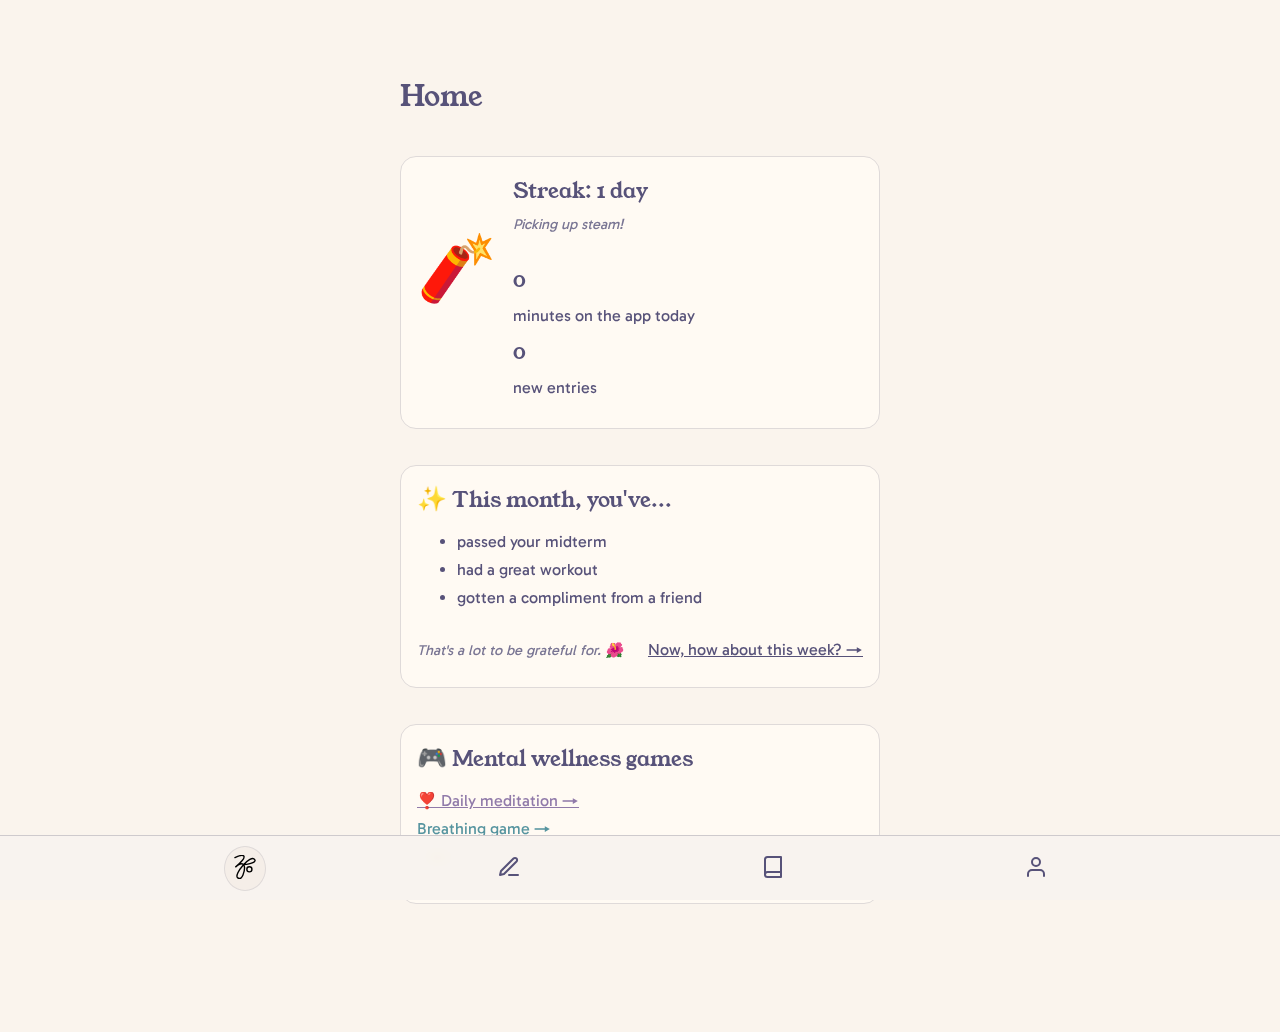
<file: index.html>
<!DOCTYPE html>
<html>

<head>
    <link rel="stylesheet" href="style.css">
    <title>GenZen</title>
    <link rel="icon" type="image/x-icon" href="genzen-fav.svg">
    <!-- browser chrome colors -->
    <meta name="theme-color" content="#faf4ed" media="(prefers-color-scheme: light)">
    <meta name="theme-color" content="#191724" media="(prefers-color-scheme: dark)">
</head>

<body>
    <div class="content">
        <h1>Home</h1>
        <section>
            <p class="deco-emoji">🧨</p>
            <aside>
                <h2>Streak: 1 day</h2>
                <p class="remark">Picking up steam!</p>
                <br>
                <h2>0</h2>
                <p>minutes on the app today</p>
                <h2>0</h2>
                <p>new entries</p>
            </aside>
        </section>
        <section>
            <aside>
                <h2>✨ This month, you've...</h2>
                <ul>
                    <li>passed your midterm</li>
                    <li>had a great workout</li>
                    <li>gotten a compliment from a friend</li>
                </ul>
                <div class="twoitem-span">
                    <p class="remark">That's a lot to be grateful for. 🌺</p>
                    <a href="journal.html">Now, how about this week? →</a>
                </div>
            </aside>
        </section>
        <section>
            <aside>
                <h2>🎮 Mental wellness games</h2>
                <p id="games-container">
                    <a href="" id="meditation">❣️ Daily meditation →</a> <br>
                    <a href="" id="breathing">Breathing game →</a> <br>
                    <a href="" id="yoga">Yoga →</a> <br>
                </p>
            </aside>
        </section>
    </div>

    <!-- this is so stupid -->
    <nav>
        <a href="index.html" class="nav-item active"><img src="genzen-fav.svg" width="24px"></a>
        <a href="journal.html" class="nav-item"><svg xmlns="http://www.w3.org/2000/svg" width="24" height="24"
                viewBox="0 0 24 24" fill="none" stroke="currentColor" stroke-width="2" stroke-linecap="round"
                stroke-linejoin="round" class="feather feather-edit-3">
                <path d="M12 20h9"></path>
                <path d="M16.5 3.5a2.121 2.121 0 0 1 3 3L7 19l-4 1 1-4L16.5 3.5z"></path>
            </svg></a>
        <a href="library.html" class="nav-item"><svg xmlns="http://www.w3.org/2000/svg" width="24" height="24"
                viewBox="0 0 24 24" fill="none" stroke="currentColor" stroke-width="2" stroke-linecap="round"
                stroke-linejoin="round" class="feather feather-book">
                <path d="M4 19.5A2.5 2.5 0 0 1 6.5 17H20"></path>
                <path d="M6.5 2H20v20H6.5A2.5 2.5 0 0 1 4 19.5v-15A2.5 2.5 0 0 1 6.5 2z"></path>
            </svg></a>
        <a href="profile.html" class="nav-item"><svg xmlns="http://www.w3.org/2000/svg" width="24" height="24"
                viewBox="0 0 24 24" fill="none" stroke="currentColor" stroke-width="2" stroke-linecap="round"
                stroke-linejoin="round" class="feather feather-user">
                <path d="M20 21v-2a4 4 0 0 0-4-4H8a4 4 0 0 0-4 4v2"></path>
                <circle cx="12" cy="7" r="4"></circle>
            </svg></a>
    </nav>
</body>

</html>
</file>
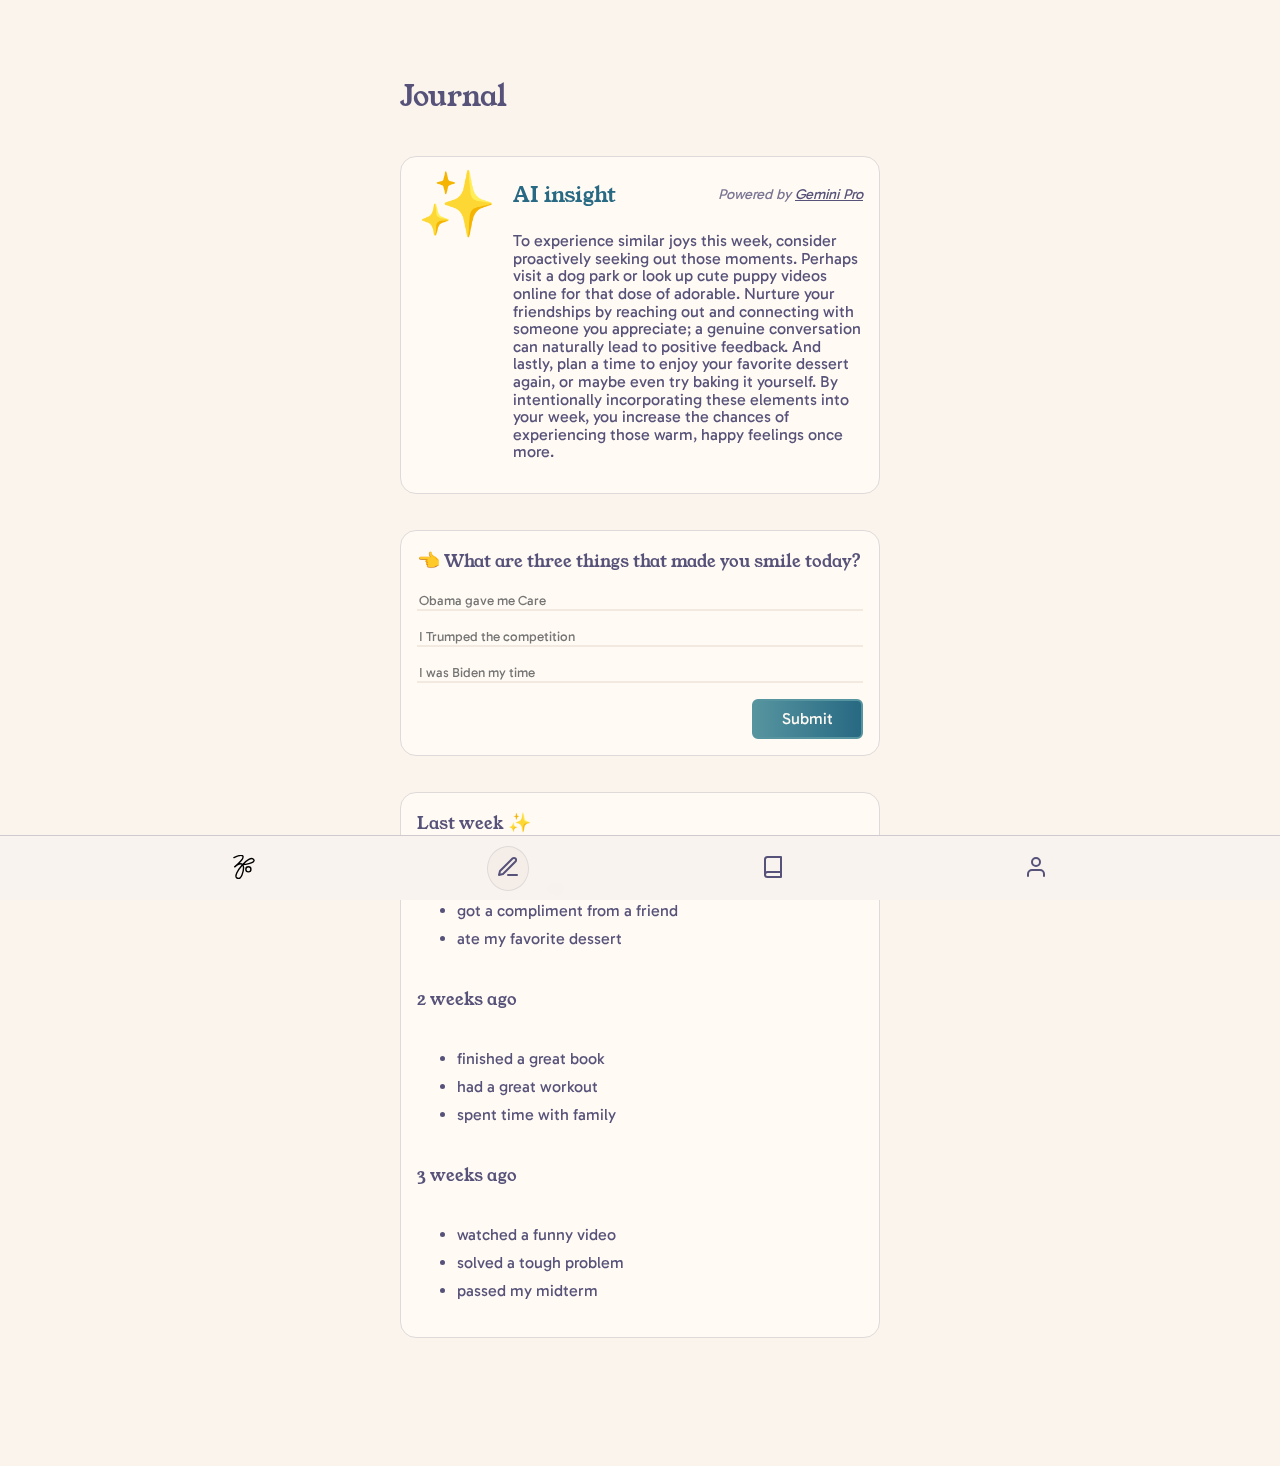
<file: journal.html>
<!DOCTYPE html>
<html>

<head>
    <link rel="stylesheet" href="style.css">
    <title>Journal • GenZen</title>
    <link rel="icon" type="image/x-icon" href="genzen-fav.svg">
    <!-- browser chrome colors -->
    <meta name="theme-color" content="#faf4ed" media="(prefers-color-scheme: light)">
    <meta name="theme-color" content="#191724" media="(prefers-color-scheme: dark)">
</head>

<body>
    <div class="content">
        <h1>Journal</h1>
        <section>
            <div class="deco-emoji">✨</div>
            <aside>
                <div class="twoitem-span">
                    <h2 style="color: var(--pine);">AI insight</h2>
                    <p class="remark">Powered by <a href="https://aistudio.google.com/">Gemini Pro</a></p>
                </div>
                <p style="line-height: 1.1;">To experience similar joys this week, consider proactively seeking out those moments. Perhaps visit a dog park or look up cute puppy videos online for that dose of adorable. Nurture your friendships by reaching out and connecting with someone you appreciate; a genuine conversation can naturally lead to positive feedback. And lastly, plan a time to enjoy your favorite dessert again, or maybe even try baking it yourself. By intentionally incorporating these elements into your week, you increase the chances of experiencing those warm, happy feelings once more.</p>
            </aside>
        </section>
        <section class="columnar-section">
            <h3>👈 What are three things that made you smile today?</h3>
            <input type="text" class="journal-input" placeholder="Obama gave me Care" name="entry1" required>
            <input type="text" class="journal-input" placeholder="I Trumped the competition" name="entry2" required>
            <input type="text" class="journal-input" placeholder="I was Biden my time" name="entry3" required>
            <button id="submit">Submit</button>
        </section>
        <section class="columnar-section">
            <h3>Last week ✨</h3>
            <ul>
                <li>saw a cute puppy</li>
                <li>got a compliment from a friend</li>
                <li>ate my favorite dessert</li>
            </ul>
            <h3>2 weeks ago</h3>
            <ul>
                <li>finished a great book</li>
                <li>had a great workout</li>
                <li>spent time with family</li>
            </ul>
            <h3>3 weeks ago</h3>
            <ul>
                <li>watched a funny video</li>
                <li>solved a tough problem</li>
                <li>passed my midterm</li>
            </ul>
        </section>
    </div>

    <!-- this is so stupid -->
    <nav>
        <a href="index.html" class="nav-item"><img src="genzen-fav.svg" width="24px"></a>
        <a href="journal.html" class="nav-item active"><svg xmlns="http://www.w3.org/2000/svg" width="24" height="24"
                viewBox="0 0 24 24" fill="none" stroke="currentColor" stroke-width="2" stroke-linecap="round"
                stroke-linejoin="round" class="feather feather-edit-3">
                <path d="M12 20h9"></path>
                <path d="M16.5 3.5a2.121 2.121 0 0 1 3 3L7 19l-4 1 1-4L16.5 3.5z"></path>
            </svg></a>
        <a href="library.html" class="nav-item"><svg xmlns="http://www.w3.org/2000/svg" width="24" height="24"
                viewBox="0 0 24 24" fill="none" stroke="currentColor" stroke-width="2" stroke-linecap="round"
                stroke-linejoin="round" class="feather feather-book">
                <path d="M4 19.5A2.5 2.5 0 0 1 6.5 17H20"></path>
                <path d="M6.5 2H20v20H6.5A2.5 2.5 0 0 1 4 19.5v-15A2.5 2.5 0 0 1 6.5 2z"></path>
            </svg></a>
        <a href="profile.html" class="nav-item"><svg xmlns="http://www.w3.org/2000/svg" width="24" height="24"
                viewBox="0 0 24 24" fill="none" stroke="currentColor" stroke-width="2" stroke-linecap="round"
                stroke-linejoin="round" class="feather feather-user">
                <path d="M20 21v-2a4 4 0 0 0-4-4H8a4 4 0 0 0-4 4v2"></path>
                <circle cx="12" cy="7" r="4"></circle>
            </svg></a>
    </nav>
</body>

</html>
</file>
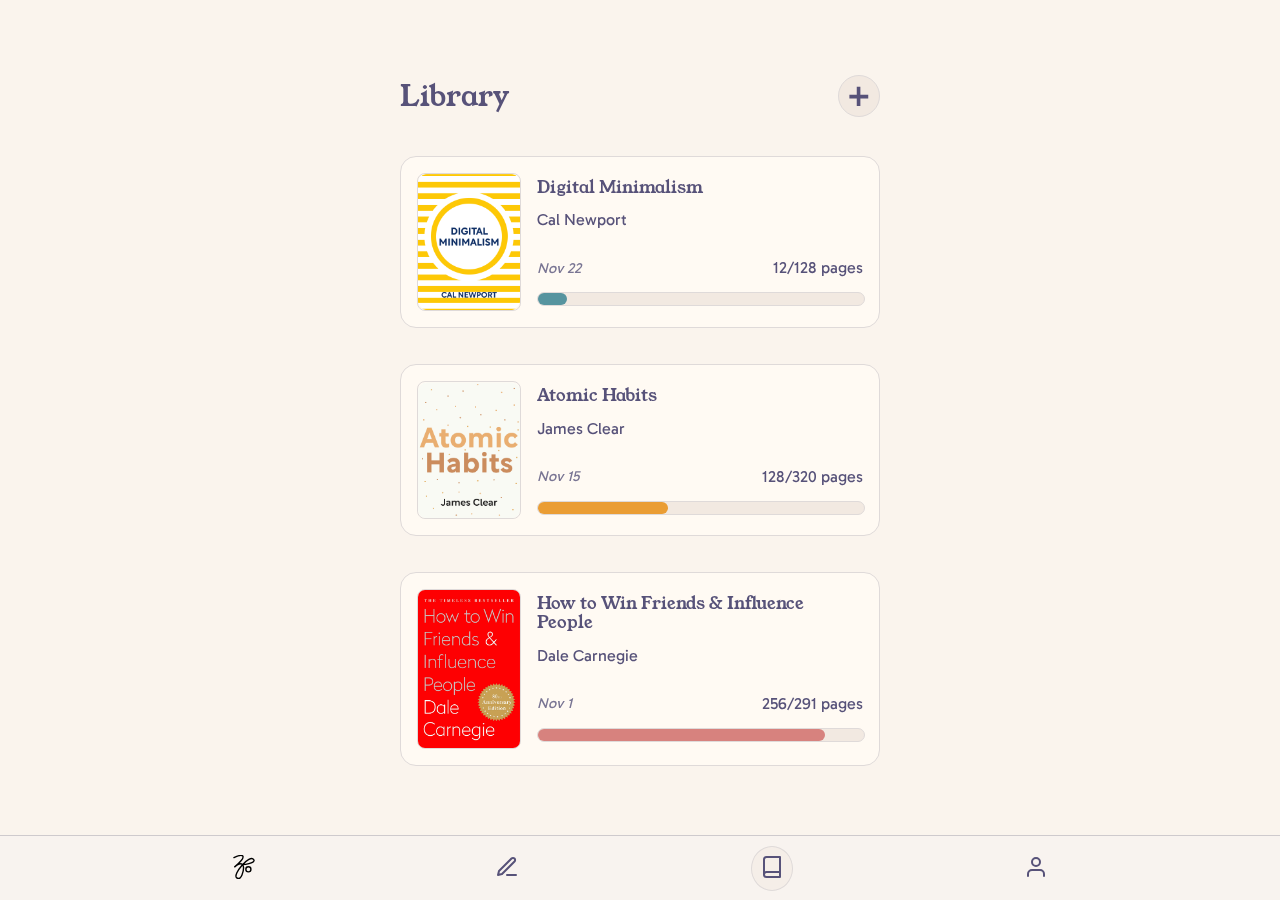
<file: library.html>
<!DOCTYPE html>
<html>

<head>
    <link rel="stylesheet" href="style.css">
    <title>Library • GenZen</title>
    <link rel="icon" type="image/x-icon" href="genzen-fav.svg">
    <!-- browser chrome colors -->
    <meta name="theme-color" content="#faf4ed" media="(prefers-color-scheme: light)">
    <meta name="theme-color" content="#191724" media="(prefers-color-scheme: dark)">
</head>

<body>
    <div class="content">
        <div class="twoitem-span">
            <h1>Library</h1>
            <a href="" class="plusbutton">+</a>
        </div>
        <section>
            <img class="library-item" src="library_thumbs/digital-minimalism.png" />
            <aside>
                <h3>Digital Minimalism</h3>
                <p>Cal Newport</p>
                <div class="twoitem-span">
                    <p class="remark">Nov 22</p>
                    <p>12/128 pages</p>
                </div>
                <div class="progressbar">                   
                    <div class="progress" style="width: 9%; background-color: var(--foam);"></div>
                </div>
            </aside>
        </section>
        <section>
            <img class="library-item" src="library_thumbs/atomic-habits.png" />
            <aside>
                <h3>Atomic Habits</h3>
                <p>James Clear</p>
                <div class="twoitem-span">
                    <p class="remark">Nov 15</p>
                    <p>128/320 pages</p>
                </div>
                <div class="progressbar">                   
                    <div class="progress" style="width: 40%; background-color: var(--gold);"></div>
                </div>
            </aside>
        </section>
        <section>
            <img class="library-item" src="library_thumbs/htwfaip.jpg" />
            <aside>
                <h3>How to Win Friends & Influence People</h3>
                <p>Dale Carnegie</p>
                <div class="twoitem-span">
                    <p class="remark">Nov 1</p>
                    <p>256/291 pages</p>
                </div>
                <div class="progressbar">                   
                    <div class="progress" style="width: 88%; background-color: var(--rose);"></div>
                </div>
            </aside>
        </section>
    </div>

    <!-- still stupid -->
    <nav>
        <a href="index.html" class="nav-item"><img src="genzen-fav.svg" width="24px"></a>
        <a href="journal.html" class="nav-item"><svg xmlns="http://www.w3.org/2000/svg" width="24" height="24"
                viewBox="0 0 24 24" fill="none" stroke="currentColor" stroke-width="2" stroke-linecap="round"
                stroke-linejoin="round" class="feather feather-edit-3">
                <path d="M12 20h9"></path>
                <path d="M16.5 3.5a2.121 2.121 0 0 1 3 3L7 19l-4 1 1-4L16.5 3.5z"></path>
            </svg></a>
        <a href="library.html" class="nav-item active"><svg xmlns="http://www.w3.org/2000/svg" width="24" height="24"
                viewBox="0 0 24 24" fill="none" stroke="currentColor" stroke-width="2" stroke-linecap="round"
                stroke-linejoin="round" class="feather feather-book">
                <path d="M4 19.5A2.5 2.5 0 0 1 6.5 17H20"></path>
                <path d="M6.5 2H20v20H6.5A2.5 2.5 0 0 1 4 19.5v-15A2.5 2.5 0 0 1 6.5 2z"></path>
            </svg></a>
        <a href="profile.html" class="nav-item"><svg xmlns="http://www.w3.org/2000/svg" width="24" height="24"
                viewBox="0 0 24 24" fill="none" stroke="currentColor" stroke-width="2" stroke-linecap="round"
                stroke-linejoin="round" class="feather feather-user">
                <path d="M20 21v-2a4 4 0 0 0-4-4H8a4 4 0 0 0-4 4v2"></path>
                <circle cx="12" cy="7" r="4"></circle>
            </svg></a>
    </nav>
</body>

</html>
</file>
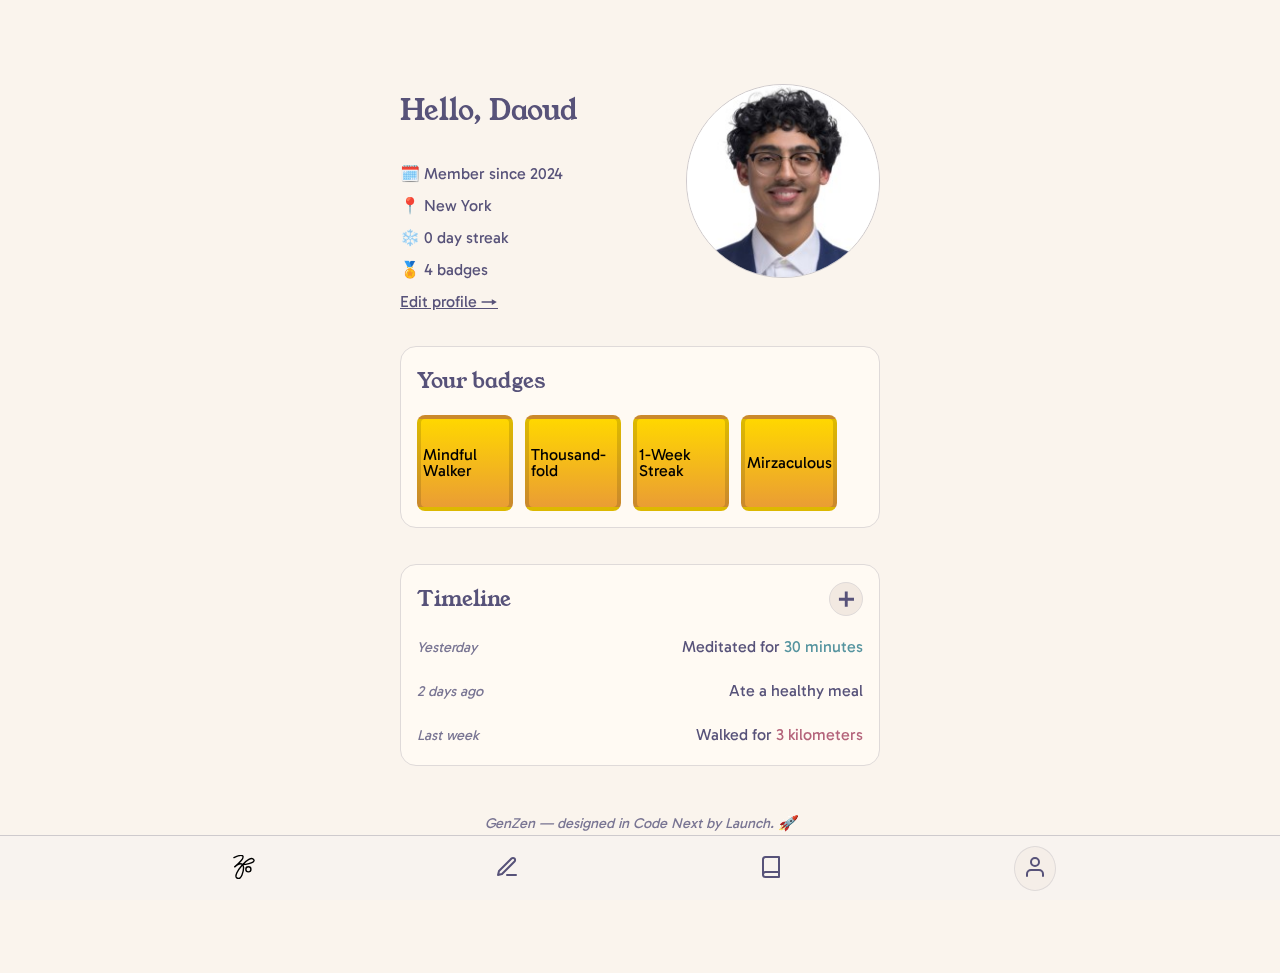
<file: profile.html>
<!DOCTYPE html>
<html>

<head>
    <link rel="stylesheet" href="style.css">
    <title>Profile • GenZen</title>
    <link rel="icon" type="image/x-icon" href="genzen-fav.svg">
    <!-- browser chrome colors -->
    <meta name="theme-color" content="#faf4ed" media="(prefers-color-scheme: light)">
    <meta name="theme-color" content="#191724" media="(prefers-color-scheme: dark)">
</head>

<body>
    <div class="content">
        <div id="profile-top">
            <aside>
                <h1 style="font-size: 2em;">Hello, Daoud</h1>
                <br>
                <div>
                    <p>🗓️ Member since 2024</p>
                    <p>📍 New York</p>
                    <p>❄️ 0 day streak</p>
                    <p>🏅 4 badges</p>
                </div>
                <a href="">Edit profile →</a>
            </aside>
            <img id="pfp" src="profile.jpg" width=192px height=192px />
        </div>
        <section class="columnar-section">
            <h2>Your badges</h2>
            <div id="badges">
                <div class="badge">Mindful Walker</div>
                <div class="badge">Thousand-fold</div>
                <div class="badge">1-Week Streak</div>
                <div class="badge">Mirzaculous</div>
            </div>
        </section>
        <section class="columnar-section">
            <div class="twoitem-span">
                <h2>Timeline</h2>
                <a href="" class="plusbutton" style="font-size: 2rem; width: 2rem;">+</a>
            </div>
            <div class="timeline-entry">
                <p class="remark">Yesterday</p>
                <p>Meditated for <span style="color: var(--foam)">30 minutes</span></p>
            </div>
            <div class="timeline-entry">
                <p class="remark">2 days ago</p>
                <p>Ate a healthy meal</p>
            </div>
            <div class="timeline-entry">
                <p class="remark">Last week</p>
                <p>Walked for <span style="color: var(--love)">3 kilometers</span></p>
            </div>
        </section>

        <p class="remark">GenZen — designed in Code Next by Launch. 🚀</p>
    </div>

    <!-- this is so stupid -->
    <nav>
        <a href="index.html" class="nav-item"><img src="genzen-fav.svg" width="24px"></a>
        <a href="journal.html" class="nav-item"><svg xmlns="http://www.w3.org/2000/svg" width="24" height="24"
                viewBox="0 0 24 24" fill="none" stroke="currentColor" stroke-width="2" stroke-linecap="round"
                stroke-linejoin="round" class="feather feather-edit-3">
                <path d="M12 20h9"></path>
                <path d="M16.5 3.5a2.121 2.121 0 0 1 3 3L7 19l-4 1 1-4L16.5 3.5z"></path>
            </svg></a>
        <a href="library.html" class="nav-item"><svg xmlns="http://www.w3.org/2000/svg" width="24" height="24"
                viewBox="0 0 24 24" fill="none" stroke="currentColor" stroke-width="2" stroke-linecap="round"
                stroke-linejoin="round" class="feather feather-book">
                <path d="M4 19.5A2.5 2.5 0 0 1 6.5 17H20"></path>
                <path d="M6.5 2H20v20H6.5A2.5 2.5 0 0 1 4 19.5v-15A2.5 2.5 0 0 1 6.5 2z"></path>
            </svg></a>
        <a href="profile.html" class="nav-item active"><svg xmlns="http://www.w3.org/2000/svg" width="24" height="24"
                viewBox="0 0 24 24" fill="none" stroke="currentColor" stroke-width="2" stroke-linecap="round"
                stroke-linejoin="round" class="feather feather-user">
                <path d="M20 21v-2a4 4 0 0 0-4-4H8a4 4 0 0 0-4 4v2"></path>
                <circle cx="12" cy="7" r="4"></circle>
            </svg></a>
    </nav>
</body>

</html>
</file>
<file: style.css>
@font-face {
    font-family: Gabarito;
    src:url(Gabarito.ttf);
}

@font-face {
    font-family: 'Young Serif';
    src:url(YoungSerif.woff2);
}

:root {
    color-scheme: light dark;
    
    /* rosé pine dawn & standard: https://rosepinetheme.com */
    --base: light-dark(#faf4ed, #191724);
    --surface: light-dark(#fffaf3, #1f1d2e);
    --overlay: light-dark(#f2e9e1, #26233a);
    --overlay-trans: light-dark(#f2e9e188, #26233a88);
    --muted: light-dark(#9893a5, #6e6a86);
    --subtle: light-dark(#797593, #908caa);
    --text: light-dark(#575279, #e0def4);
    --love: light-dark(#b4637a, #eb6f92);
    --gold: light-dark(#ea9d34, #f6c177);
    --rose: light-dark(#d7827e, #ebbcba);
    --pine: light-dark(#286983, #31748f);
    --foam: light-dark(#56949f, #9ccfd8);
    --iris: light-dark(#907aa9, #c4a7e7);
    --highlight-low: light-dark(#f4ede8, #21202e);
    --highlight-med: light-dark(#dfdad9, #403d52);
    --highlight-high: light-dark(#cecacd, #524f67);
}

* {
    font-family: Gabarito, sans-serif;
    font-weight: 300;
    line-height: 1;
    color: var(--text);

    /* remove scrollbars */
    -ms-overflow-style: none;  /* IE and Edge */
    scrollbar-width: none;  /* Firefox */
}

/* Chrome, Safari and Opera */
::-webkit-scrollbar {
    display: none;
}

body {
    background-color: var(--base);

    margin: 0;
    padding-top: 8vh;
    padding-bottom: 128px;

    display: flex;
    flex-direction: column;
    align-items: center;
}

h1, h2, h3 {
    font-family: 'Young Serif', serif;
    line-height: 1;
    margin: 0.25em 0;
}

li, #games-container {
    line-height: 1.75;
}

.remark {
    font-style: italic;
    font-weight: 100;
    font-size: 0.9rem;
    color: var(--subtle);
}

.deco-emoji {
    font-size: 4rem;
}

section {
    padding: 16px;
    width: 100%;
    box-sizing: border-box; /* so padding doesn't increase width */
    background-color: var(--surface);
    border: 1px solid var(--highlight-med);
    border-radius: 16px;

    display: flex;
    gap: 16px;
}

aside {
    width: 100%;
}

.content {
    width: 80%;
    max-width: 480px;

    display: flex;
    flex-direction: column;
    align-items: center;
    gap: 36px;
}

.content h1 {
    align-self: flex-start;
}

nav {
    background-color: var(--overlay-trans);
    border-top: 1px solid var(--highlight-high);
    backdrop-filter: blur(12px) contrast(1.25);

    width: 100%;
    height: 64px;
    position: fixed;
    left: 0;
    bottom: 0;

    display: flex;
    justify-content: space-evenly;
    align-items: center;
}

.nav-item {
    padding: 8px;
    border-radius: 50%;
}

.active {
    background-color: var(--overlay-trans);
    border: 1px solid var(--highlight-med);
}

.twoitem-span {
    min-width: 100%;
    display: flex;
    justify-content: space-between;
    align-items: center;
    gap: 16px;
}

#meditation {
    color: var(--iris);
}

#breathing {
    color: var(--foam);
}

#yoga {
    color: var(--love);
}

#profile-top {
    width: 100%;
    margin: 12px 0 32px;
    display: flex;
    flex-direction: row;
    justify-content: space-between;
    align-items: flex-end;
    gap: 2px;
}

#profile-top aside {
    height: 192px; /* à la the pfp */
    display: flex;
    flex-direction: column;
    justify-content: space-evenly;
}

#pfp {
    border-radius: 50%;
    border: 1px solid var(--highlight-high);
    align-self: flex-start;
}

.columnar-section {
    flex-direction: column;
}

#badges {
    width: 100%;
    display: flex;
    align-content: flex-start;
    justify-content: flex-start;
    flex-wrap: wrap;
    gap: 12px;
}

.badge {
    height: 96px;
    width: 96px;
    padding: 2px;
    box-sizing: border-box; /* so padding doesn't increase width */
    background: linear-gradient(gold, var(--gold));
    color: black;
    border: 4px solid #00000022;
    border-radius: 8px;
    flex-basis: 96px;
    display: flex;
    align-items: center; /* is flex computationally intensive? */
}

.timeline-entry {
    display: flex;
    align-items: baseline;
    justify-content: space-between;
    margin: -10px 0px; /* don't know why I have to do this and don't care to find out */
}

.plusbutton {
    text-decoration: none;
    font-size: 2.5rem;
    width: 2.5rem;
    text-align: center;

    background-color: var(--overlay);
    border: 1px solid var(--highlight-med);
    border-radius: 50%;
}

.library-item {
    max-width: 102px;
    border: 1px solid var(--highlight-med);
    border-radius: 8px;
}

.progressbar, .progress {
    height: 12px;
    border-radius: 12px;
}

.progressbar {
    width: 100%;
    background-color: var(--overlay);
    border: 1px solid var(--highlight-med);
}

.journal-input {
    color: var(--text);
    background: none;
    border: none;
    border-bottom: 2px solid var(--overlay);
}

.journal-input:focus {
    border: none;
    outline: none;
    border-bottom: 2px solid var(--love);
}

#submit {
    height: 2.5rem;
    font-size: 1rem;
    width: 25%;
    align-self: flex-end;

    border: none;
    color: #fffaf3;
    background: linear-gradient(90deg, var(--foam), var(--pine));
    border: 2px solid var(--foam);
    border-radius: 6px;
}
</file>
